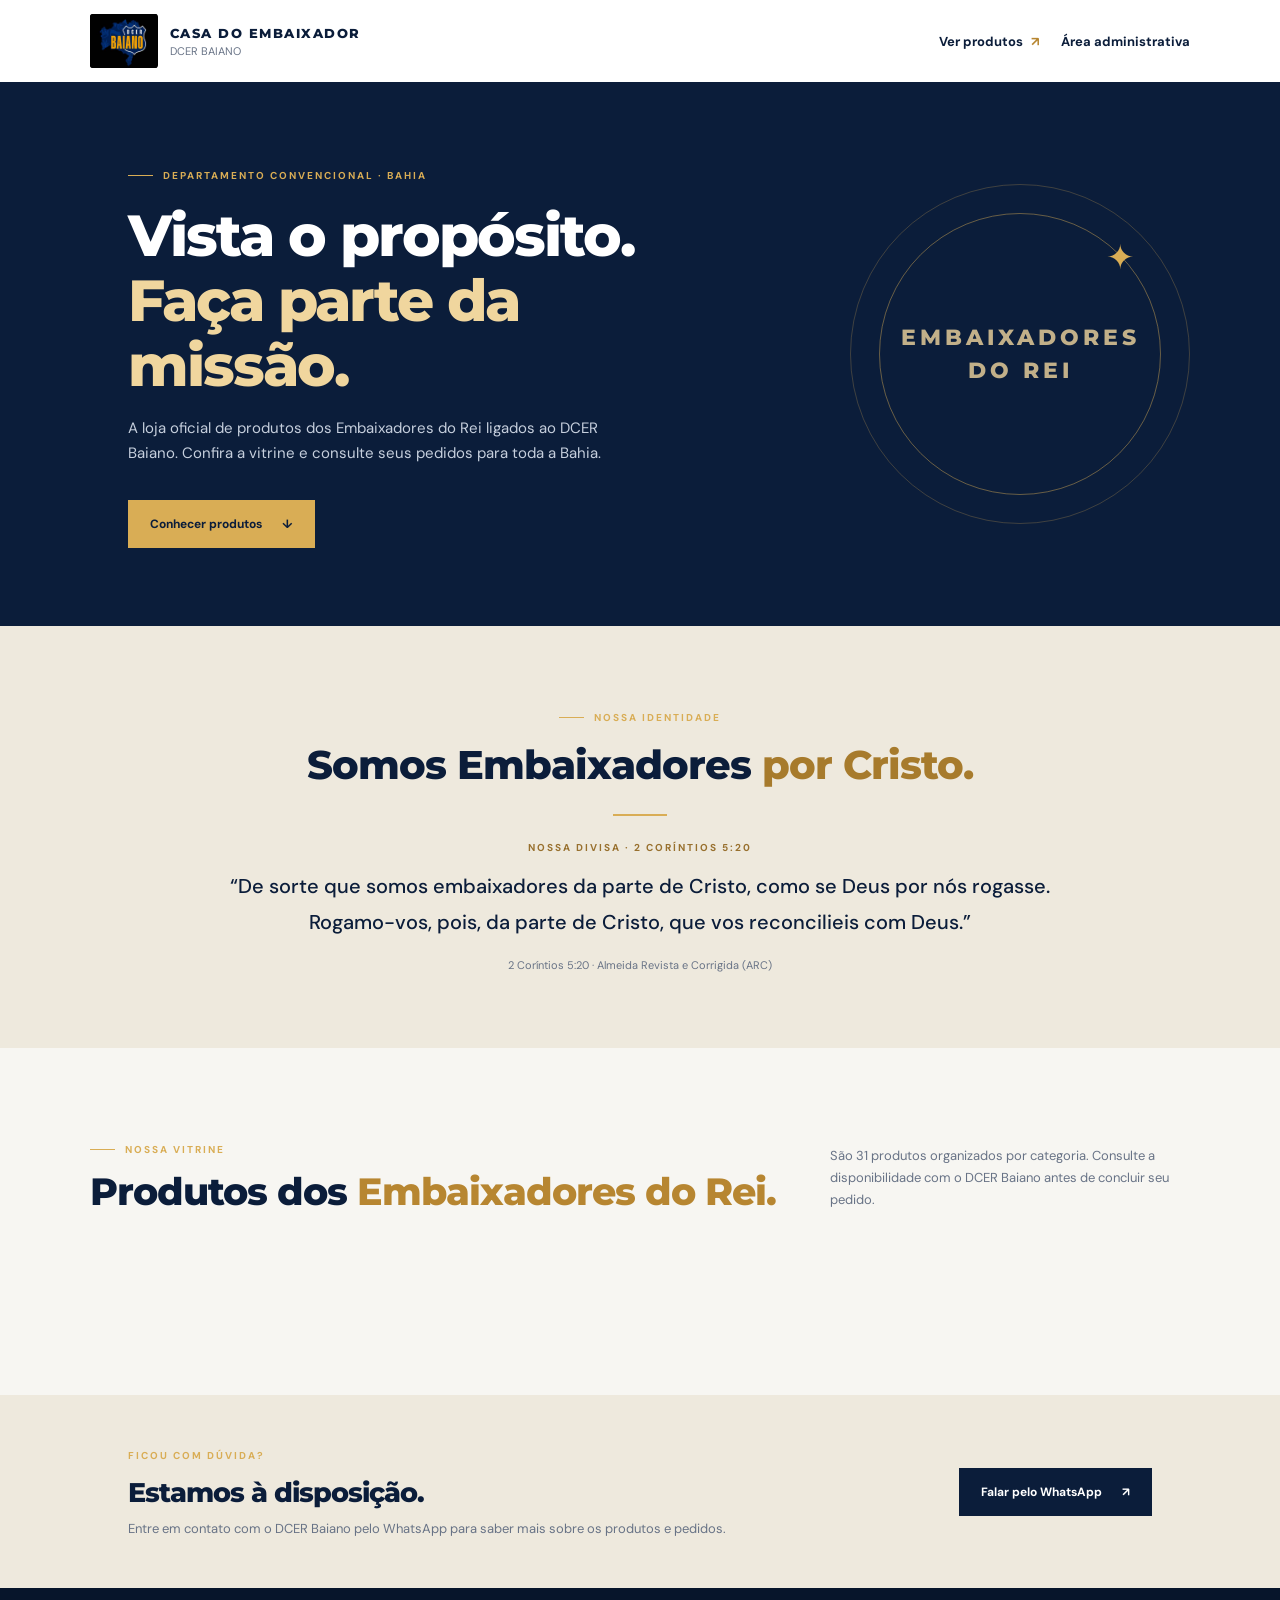
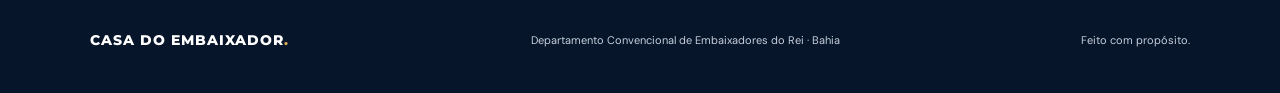
<file: index.html>
<!DOCTYPE html>
<html lang="pt-BR">
<head>
  <meta charset="UTF-8">
  <meta name="viewport" content="width=device-width, initial-scale=1.0">
  <meta name="theme-color" content="#0b1d3a">
  <meta name="description" content="Loja DCER Baiano: conheça a Casa do Embaixador e encontre produtos dos Embaixadores do Rei de toda a Bahia. Consulte preços e disponibilidade pelo WhatsApp.">
  <meta name="robots" content="index, follow">
  <link rel="canonical" href="https://loja-dcer-baiano.vercel.app/">
  <link rel="icon" href="assets/img/logo-dcer-baiano.jpg" type="image/jpeg">
  <meta property="og:type" content="website">
  <meta property="og:locale" content="pt_BR">
  <meta property="og:site_name" content="Loja DCER Baiano">
  <meta property="og:title" content="Loja DCER Baiano | Casa do Embaixador">
  <meta property="og:description" content="Produtos dos Embaixadores do Rei de toda a Bahia. Consulte preços e disponibilidade.">
  <meta property="og:url" content="https://loja-dcer-baiano.vercel.app/">
  <meta property="og:image" content="https://loja-dcer-baiano.vercel.app/assets/img/logo-dcer-baiano.jpg">
  <meta name="twitter:card" content="summary">
  <title>Loja DCER Baiano | Casa do Embaixador</title>
  <link rel="preconnect" href="https://fonts.googleapis.com">
  <link rel="preconnect" href="https://fonts.gstatic.com" crossorigin>
  <link href="https://fonts.googleapis.com/css2?family=DM+Sans:wght@400;500;600;700&family=Montserrat:wght@600;700;800&display=swap" rel="stylesheet">
  <link rel="stylesheet" href="css/style.css">
  <script type="module" src="js/script.js"></script>
</head>
<body>
  <header class="site-header">
    <a class="brand" href="#inicio" aria-label="Casa do Embaixador - início">
      <img class="brand-logo" src="assets/img/logo-dcer-baiano.jpg" alt="Logo oficial do DCER Baiano">
      <span class="brand-copy"><strong>CASA DO EMBAIXADOR</strong><small>DCER BAIANO</small></span>
    </a>
    <nav class="header-nav"><a class="header-link" href="#produtos">Ver produtos <span aria-hidden="true">↗</span></a><a class="header-link" href="admin.html">Área administrativa</a></nav>
  </header>

  <main>
    <section class="hero" id="inicio">
      <div class="hero-content">
        <span class="eyebrow"><span class="eyebrow-line"></span> DEPARTAMENTO CONVENCIONAL · BAHIA</span>
        <h1>Vista o propósito.<br><span>Faça parte da missão.</span></h1>
        <p>A loja oficial de produtos dos Embaixadores do Rei ligados ao DCER Baiano. Confira a vitrine e consulte seus pedidos para toda a Bahia.</p>
        <a class="primary-button" href="#produtos">Conhecer produtos <span aria-hidden="true">↓</span></a>
      </div>
      <div class="hero-decoration" aria-hidden="true">
        <div class="decoration-ring"></div>
        <span class="decoration-text">EMBAIXADORES<br>DO REI</span>
        <span class="decoration-star">✦</span>
      </div>
    </section>

    <section class="mission-section" id="tema">
      <div class="mission-inner">
        <span class="eyebrow"><span class="eyebrow-line"></span> NOSSA IDENTIDADE</span>
        <h2>Somos Embaixadores <span>por Cristo.</span></h2>
        <div class="mission-divider" aria-hidden="true"></div>
        <p class="mission-label">NOSSA DIVISA · 2 CORÍNTIOS 5:20</p>
        <blockquote>“De sorte que somos embaixadores da parte de Cristo, como se Deus por nós rogasse. Rogamo-vos, pois, da parte de Cristo, que vos reconcilieis com Deus.”</blockquote>
        <p class="mission-reference">2 Coríntios 5:20 · Almeida Revista e Corrigida (ARC)</p>
      </div>
    </section>

    <section class="products-section" id="produtos">
      <div class="section-heading">
        <div>
          <span class="eyebrow"><span class="eyebrow-line"></span> NOSSA VITRINE</span>
          <h2>Produtos dos <span>Embaixadores do Rei.</span></h2>
        </div>
        <p>São 31 produtos organizados por categoria. Consulte a disponibilidade com o DCER Baiano antes de concluir seu pedido.</p>
      </div>
      <div class="category-filters" id="category-filters" aria-label="Filtrar produtos por categoria"></div>
      <p class="filter-status" id="filter-status" aria-live="polite"></p>
      <div class="product-grid" id="product-grid" aria-live="polite"></div>
    </section>

    <section class="contact-strip">
      <div>
        <span class="eyebrow">FICOU COM DÚVIDA?</span>
        <h2>Estamos à disposição.</h2>
        <p>Entre em contato com o DCER Baiano pelo WhatsApp para saber mais sobre os produtos e pedidos.</p>
      </div>
      <a class="secondary-button" id="general-whatsapp" href="https://wa.me/5571983982533" target="_self">Falar pelo WhatsApp <span aria-hidden="true">↗</span></a>
    </section>
  </main>

  <footer class="site-footer">
    <a class="footer-brand" href="#inicio">CASA DO EMBAIXADOR<span>.</span></a>
    <p>Departamento Convencional de Embaixadores do Rei · Bahia</p>
    <small>Feito com propósito.</small>
  </footer>
</body>
</html>
</file>
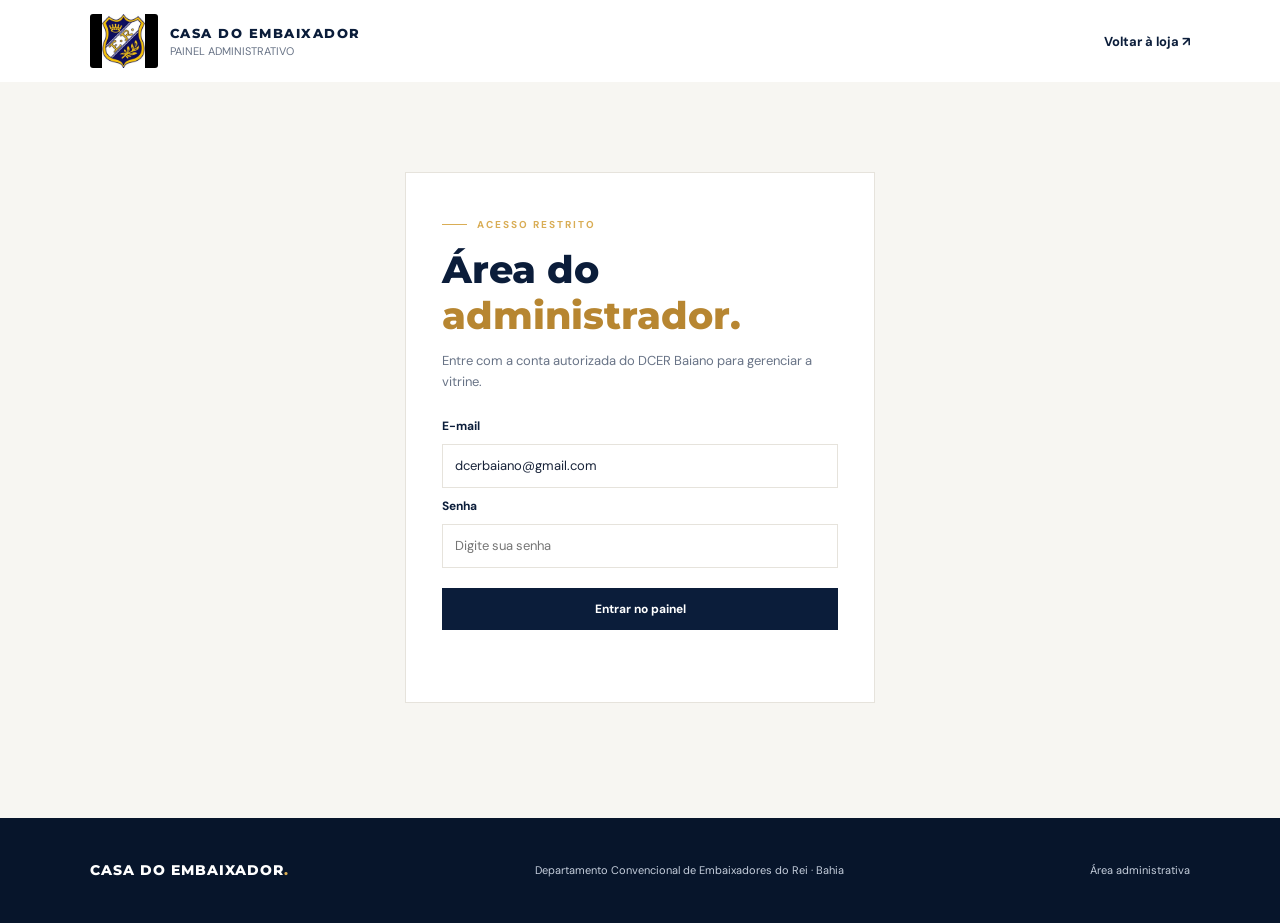
<file: admin.html>
<!DOCTYPE html>
<html lang="pt-BR">
<head>
  <meta charset="UTF-8">
  <meta name="viewport" content="width=device-width, initial-scale=1.0">
  <meta name="theme-color" content="#0b1d3a">
  <meta name="robots" content="noindex, nofollow">
  <link rel="icon" href="assets/img/logo-dcer-baiano.jpg" type="image/jpeg">
  <title>Administração | Loja DCER Baiano</title>
  <link rel="preconnect" href="https://fonts.googleapis.com">
  <link rel="preconnect" href="https://fonts.gstatic.com" crossorigin>
  <link href="https://fonts.googleapis.com/css2?family=DM+Sans:wght@400;500;600;700&family=Montserrat:wght@600;700;800&display=swap" rel="stylesheet">
  <link rel="stylesheet" href="css/style.css">
  <script type="module" src="js/admin.js"></script>
</head>
<body class="admin-page">
  <header class="site-header">
    <a class="brand" href="index.html">
      <img class="brand-logo" src="assets/img/logo-dcer.webp" alt="Emblema dos Embaixadores do Rei">
      <span class="brand-copy"><strong>CASA DO EMBAIXADOR</strong><small>PAINEL ADMINISTRATIVO</small></span>
    </a>
    <a class="header-link" href="index.html">Voltar à loja ↗</a>
  </header>
  <main class="admin-main">
    <section class="login-panel" id="login-panel">
      <span class="eyebrow"><span class="eyebrow-line"></span> ACESSO RESTRITO</span>
      <h1>Área do <span>administrador.</span></h1>
      <p>Entre com a conta autorizada do DCER Baiano para gerenciar a vitrine.</p>
      <form id="login-form" class="admin-form login-form">
        <label for="login-email">E-mail</label>
        <input id="login-email" type="email" autocomplete="username" value="dcerbaiano@gmail.com" required>
        <label for="login-password">Senha</label>
        <input id="login-password" type="password" autocomplete="current-password" placeholder="Digite sua senha" required>
        <button class="admin-submit" type="submit">Entrar no painel</button>
        <p class="admin-message" id="login-message" role="status"></p>
      </form>
    </section>

    <section id="dashboard" hidden>
      <div class="admin-heading">
        <div>
          <span class="eyebrow"><span class="eyebrow-line"></span> GERENCIAMENTO DA VITRINE</span>
          <h1>Painel <span>administrativo.</span></h1>
          <p>Conectado como <strong id="admin-email"></strong></p>
        </div>
        <button class="admin-small-button" id="logout-button" type="button">Sair</button>
      </div>

      <section class="admin-editor">
        <h2 id="editor-title">Cadastrar produto</h2>
        <form id="product-form" class="admin-form">
          <div class="admin-fields">
            <div class="field-full">
              <label for="product-name">Nome do produto</label>
              <input id="product-name" type="text" maxlength="120" required>
            </div>
            <div>
              <label for="product-category">Categoria</label>
              <input id="product-category" type="text" list="category-options" maxlength="80" placeholder="Ex.: Manuais" required>
              <datalist id="category-options">
                <option value="Manuais"></option>
                <option value="Revistas e livros"></option>
                <option value="Bíblias"></option>
                <option value="Bandeiras"></option>
                <option value="Brindes, vestuário e acessórios"></option>
              </datalist>
            </div>
            <div>
              <label for="product-price">Preço</label>
              <input id="product-price" type="text" maxlength="50" placeholder="Ex.: R$ 25,00" required>
            </div>
            <div>
              <label for="product-stock">Quantidade disponível</label>
              <input id="product-stock" type="number" min="0" step="1" value="0" required>
            </div>
            <div class="field-full">
              <label for="product-description">Descrição (opcional)</label>
              <textarea id="product-description" rows="3" maxlength="500" placeholder="Informações adicionais sobre o produto"></textarea>
            </div>
            <div class="field-full">
              <label for="product-image">Fotos do produto (até 5 fotos · JPG, PNG ou WebP · até 5 MB cada)</label>
              <input id="product-image" type="file" accept="image/jpeg,image/png,image/webp" multiple>
              <small class="image-help">Na edição, se selecionar novas fotos, elas substituirão as fotos atuais. Se não selecionar nenhuma, as fotos existentes serão mantidas.</small>
              <div id="image-previews" class="image-previews" aria-live="polite"></div>
            </div>
            <label class="availability-toggle"><input id="product-available" type="checkbox" checked> Produto disponível na vitrine</label>
          </div>
          <div class="admin-form-actions">
            <button class="admin-submit" id="save-product" type="submit">Salvar produto</button>
            <button class="admin-cancel" id="cancel-edit" type="button">Limpar formulário</button>
          </div>
        </form>
        <p class="admin-message" id="admin-message" role="status"></p>
      </section>

      <section class="admin-list-section">
        <h2>Produtos cadastrados</h2>
        <div id="admin-category-filters" class="category-filters" aria-label="Filtrar produtos por categoria"></div>
        <p id="admin-filter-status" class="filter-status" role="status"></p>
        <div id="admin-products" class="admin-products"></div>
      </section>
    </section>
  </main>
  <footer class="site-footer">
    <a class="footer-brand" href="index.html">CASA DO EMBAIXADOR<span>.</span></a>
    <p>Departamento Convencional de Embaixadores do Rei · Bahia</p>
    <small>Área administrativa</small>
  </footer>
</body>
</html>
</file>
<file: css/style.css>
:root {
  --navy: #0b1d3a;
  --navy-light: #142d52;
  --gold: #d9ad55;
  --gold-light: #f0d69e;
  --paper: #f7f6f2;
  --white: #ffffff;
  --ink: #172238;
  --muted: #687386;
  --border: #e6e3dc;
  --font-body: "DM Sans", sans-serif;
  --font-display: "Montserrat", sans-serif;
}

* { box-sizing: border-box; }
html { scroll-behavior: smooth; }
body { margin: 0; background: var(--paper); color: var(--ink); font-family: var(--font-body); }
a { color: inherit; text-decoration: none; }
.site-header { min-height: 82px; padding: 0 7%; display: flex; align-items: center; justify-content: space-between; background: var(--white); }
.brand { display: flex; align-items: center; gap: 12px; }
.brand-logo { width: 68px; height: 54px; object-fit: contain; flex: 0 0 auto; background: #000; border-radius: 3px; }
.brand-copy { display: grid; gap: 3px; }
.brand-copy strong { color: var(--navy); font: 800 13px var(--font-display); letter-spacing: 1.5px; }
.brand-copy small { color: var(--muted); font-size: 11px; }
.header-nav { display: flex; align-items: center; gap: 22px; }
.header-link { color: var(--navy); font-size: 13px; font-weight: 700; }
.header-link span { color: #b78631; margin-left: 5px; }
.hero { min-height: 470px; padding: 78px 10%; position: relative; overflow: hidden; display: flex; align-items: center; background: var(--navy); color: var(--white); }
.hero-content { position: relative; z-index: 1; width: 58%; max-width: 650px; }
.eyebrow { display: inline-flex; align-items: center; gap: 10px; color: var(--gold); font-size: 10px; font-weight: 700; letter-spacing: 2px; }
.eyebrow-line { width: 25px; height: 1px; background: var(--gold); }
.hero h1 { margin: 22px 0 17px; font: 800 clamp(36px, 5vw, 58px)/1.12 var(--font-display); letter-spacing: -2px; }
.hero h1 span { color: var(--gold-light); }
.hero-content > p { max-width: 490px; color: #c6cfdd; font-size: 15px; line-height: 1.7; }
.primary-button, .secondary-button { min-height: 48px; padding: 0 22px; display: inline-flex; align-items: center; justify-content: center; gap: 20px; font-size: 12px; font-weight: 700; transition: transform .2s, background .2s; }
.primary-button { margin-top: 18px; background: var(--gold); color: var(--navy); }
.primary-button:hover, .secondary-button:hover { transform: translateY(-2px); }
.hero-decoration { position: absolute; width: clamp(260px, 29vw, 340px); height: clamp(260px, 29vw, 340px); right: 7%; top: 50%; transform: translateY(-50%); display: grid; place-items: center; border: 1px solid rgba(217,173,85,.25); border-radius: 50%; pointer-events: none; }
.decoration-ring { position: absolute; inset: 28px; border: 1px solid rgba(217,173,85,.45); border-radius: 50%; }
.decoration-text { color: rgba(240,214,158,.8); text-align: center; font: 800 clamp(16px, 2vw, 22px)/1.5 var(--font-display); letter-spacing: 4px; }
.decoration-star { position: absolute; right: 55px; top: 50px; color: var(--gold); font-size: 34px; }
.mission-section { padding: 76px 7%; background: #eee9dd; text-align: center; }
.mission-inner { max-width: 820px; margin: 0 auto; }
.mission-section h2 { margin: 17px 0 0; color: var(--navy); font: 800 clamp(27px, 4vw, 40px)/1.2 var(--font-display); letter-spacing: -1px; }
.mission-section h2 span { color: #a77b2c; }
.mission-divider { width: 54px; height: 2px; margin: 25px auto; background: var(--gold); }
.mission-label { margin: 0 0 14px; color: #98702e; font-size: 10px; font-weight: 700; letter-spacing: 2px; }
.mission-section blockquote { margin: 0; color: var(--navy); font: 500 clamp(16px, 2vw, 20px)/1.8 var(--font-body); }
.mission-reference { margin: 18px 0 0; color: var(--muted); font-size: 11px; }
.products-section { max-width: 1280px; margin: auto; padding: 86px 7% 100px; }
.section-heading { display: flex; justify-content: space-between; align-items: end; gap: 35px; margin-bottom: 35px; }
.section-heading h2, .contact-strip h2 { margin: 13px 0 0; color: var(--navy); font: 800 clamp(27px, 3.5vw, 38px)/1.2 var(--font-display); letter-spacing: -1px; }
.section-heading h2 span { color: #b78631; }
.section-heading > p { max-width: 360px; margin: 0 0 3px; color: var(--muted); font-size: 13px; line-height: 1.7; }
.category-filters { display: flex; flex-wrap: wrap; gap: 9px; margin: 0 0 12px; }
.category-filter { min-height: 38px; padding: 0 15px; border: 1px solid var(--border); background: var(--white); color: var(--navy); font: 700 11px var(--font-body); cursor: pointer; transition: background .2s, color .2s, border-color .2s; }
.category-filter:hover, .category-filter.is-active { border-color: var(--navy); background: var(--navy); color: var(--white); }
.category-filter:focus-visible { outline: 2px solid var(--gold); outline-offset: 3px; }
.filter-status { min-height: 16px; margin: 0 0 18px; color: var(--muted); font-size: 11px; }
.product-grid { display: grid; grid-template-columns: repeat(3, minmax(0, 1fr)); gap: 18px; }
.product-card { min-width: 0; overflow: hidden; display: flex; background: var(--white); border: 1px solid var(--border); transition: transform .2s, box-shadow .2s; }
.product-card:hover { transform: translateY(-3px); box-shadow: 0 10px 25px rgba(11,29,58,.08); }
.product-info { width: 100%; min-height: 205px; padding: 19px; display: flex; flex-direction: column; align-items: flex-start; }
.product-category { margin-bottom: 12px; padding: 5px 8px; background: #f5eddd; color: #8d6728; font-size: 9px; font-weight: 700; letter-spacing: .6px; text-transform: uppercase; }
.product-info h3 { margin: 0 0 9px; color: var(--navy); font: 700 15px/1.45 var(--font-display); }
.product-price { margin: 0 0 5px; color: #9a702b; font-size: 16px; font-weight: 700; }
.product-stock { margin: 0 0 15px; color: var(--muted); font-size: 11px; }
.product-button { width: 100%; min-height: 42px; margin-top: auto; display: flex; align-items: center; justify-content: center; gap: 8px; background: var(--navy); color: var(--white); font-size: 11px; font-weight: 700; text-align: center; }
.product-button:hover { background: var(--navy-light); }
.contact-strip { padding: 48px 10%; display: flex; justify-content: space-between; align-items: center; gap: 25px; background: #eee9dd; }
.contact-strip h2 { font-size: 27px; }
.contact-strip p { margin: 9px 0 0; color: var(--muted); font-size: 13px; line-height: 1.6; }
.secondary-button { flex-shrink: 0; background: var(--navy); color: var(--white); }
.site-footer { min-height: 105px; padding: 25px 7%; display: flex; align-items: center; justify-content: space-between; gap: 15px; background: #07152b; color: #c6cfdd; }
.footer-brand { color: var(--white); font: 800 14px var(--font-display); letter-spacing: 1px; }
.footer-brand span { color: var(--gold); }
.site-footer p, .site-footer small { margin: 0; font-size: 11px; }

@media (min-width: 761px) and (max-width: 1000px) {
  .hero-content { width: 62%; }
  .hero-decoration { width: 250px; height: 250px; right: 4%; opacity: .35; }
  .decoration-text { font-size: 15px; letter-spacing: 3px; }
  .product-grid { grid-template-columns: repeat(2, minmax(0, 1fr)); }
}
@media (max-width: 760px) {
  .header-nav { gap: 12px; }
  .header-nav .header-link { font-size: 10px; }
  .site-header { min-height: 72px; padding: 0 5%; }
  .brand-logo { width: 60px; height: 48px; }
  .brand-copy small { font-size: 10px; }
  .hero { min-height: 440px; padding: 65px 7%; }
  .hero-content { width: 100%; max-width: 100%; }
  .hero-decoration { width: 210px; height: 210px; right: -105px; top: 78%; opacity: .22; }
  .decoration-ring { inset: 17px; }
  .decoration-text { display: none; }
  .decoration-star { right: 35px; top: 30px; font-size: 24px; }
  .hero h1 { letter-spacing: -1.5px; }
  .mission-section { padding: 60px 7%; }
  .mission-section blockquote { font-size: 16px; }
  .products-section { padding: 65px 6% 70px; }
  .section-heading { display: block; }
  .section-heading > p { margin-top: 15px; }
  .product-grid { grid-template-columns: repeat(2, minmax(0, 1fr)); gap: 12px; }
  .product-info { min-height: 220px; padding: 13px; }
  .product-info h3 { font-size: 12px; }
  .product-price { font-size: 14px; }
  .product-button { min-height: 42px; padding: 5px; font-size: 10px; }
  .product-category { font-size: 8px; }
  .contact-strip { padding: 38px 7%; align-items: flex-start; flex-direction: column; }
  .site-footer { padding: 25px 6%; flex-wrap: wrap; }
  .site-footer p { order: 3; width: 100%; }
}
@media (max-width: 390px) {
  .header-link { font-size: 11px; }
  .brand-copy strong { font-size: 11px; }
  .brand-copy small { font-size: 9px; }
  .product-grid { grid-template-columns: 1fr; }
  .product-info { min-height: 195px; }
}


/* Imagens da vitrine */
.product-image { width: 100%; height: 190px; padding: 10px; object-fit: contain; background: #eee9dd; }
.product-description { margin: 0 0 12px; color: var(--muted); font-size: 12px; line-height: 1.55; display: -webkit-box; -webkit-box-orient: vertical; -webkit-line-clamp: 3; overflow: hidden; }
.product-description[hidden] { display: none; }
.product-stock { margin: 0 0 15px; color: var(--muted); font-size: 11px; font-weight: 600; }
.product-card { flex-direction: column; }
.product-info { flex: 1; }
.empty-products { grid-column: 1 / -1; color: var(--muted); }

/* Área administrativa */
.admin-page { min-height: 100vh; display: flex; flex-direction: column; }
.admin-main { width: min(100% - 36px, 980px); margin: 0 auto; padding: 55px 0 80px; flex: 1; }
.login-panel { width: min(100%, 470px); margin: 35px auto; padding: 36px; background: var(--white); border: 1px solid var(--border); }
.login-panel h1, .admin-heading h1 { margin: 16px 0 10px; color: var(--navy); font: 800 clamp(27px, 4vw, 38px)/1.2 var(--font-display); }
.login-panel h1 span, .admin-heading h1 span { color: #b78631; }
.login-panel > p, .admin-heading p { color: var(--muted); font-size: 13px; line-height: 1.6; }
.admin-form { display: grid; gap: 10px; }
.login-form { margin-top: 25px; }
.admin-form label { color: var(--navy); font-size: 12px; font-weight: 700; }
.admin-form input:not([type="checkbox"]):not([type="file"]), .admin-form textarea { width: 100%; min-height: 44px; padding: 11px 12px; border: 1px solid var(--border); border-radius: 0; background: #fff; color: var(--ink); font: 13px var(--font-body); }
.admin-form textarea { resize: vertical; }
.admin-form input:focus, .admin-form textarea:focus { outline: 2px solid var(--gold); outline-offset: 1px; }
.admin-submit, .admin-cancel, .admin-small-button { min-height: 42px; padding: 0 16px; border: 0; cursor: pointer; font: 700 12px var(--font-body); }
.admin-submit { background: var(--navy); color: #fff; }
.admin-submit:disabled { opacity: .6; cursor: wait; }
.login-form .admin-submit { margin-top: 10px; }
.admin-cancel, .admin-small-button { background: #eee9dd; color: var(--navy); }
.admin-small-button.danger { background: #f8e8e5; color: #9b3024; }
.admin-message { min-height: 18px; margin: 8px 0 0; color: #287348; font-size: 12px; }
.admin-message.is-error { color: #b42318; }
.admin-heading { display: flex; align-items: center; justify-content: space-between; gap: 20px; margin-bottom: 28px; }
.admin-heading p { margin: 0; }
.admin-editor, .admin-list-section { margin-top: 22px; padding: 26px; background: #fff; border: 1px solid var(--border); }
.admin-editor h2, .admin-list-section h2 { margin: 0 0 20px; color: var(--navy); font: 700 20px var(--font-display); }
.admin-fields { display: grid; grid-template-columns: repeat(2, minmax(0, 1fr)); gap: 15px; }
.field-full { grid-column: 1 / -1; }
.admin-form input[type="file"] { display: block; width: 100%; margin-top: 8px; color: var(--muted); font-size: 12px; }
.image-preview { display: block; width: min(100%, 220px); max-height: 180px; margin-top: 12px; object-fit: contain; background: #f5f3ed; }
.availability-toggle { display: flex; align-items: center; gap: 9px; }
.availability-toggle input { accent-color: var(--navy); }
.admin-form-actions { display: flex; flex-wrap: wrap; gap: 10px; margin-top: 8px; }
.admin-products { display: grid; gap: 10px; }
.admin-product { display: flex; align-items: center; gap: 14px; padding: 12px; border: 1px solid var(--border); }
.admin-product > img { width: 58px; height: 58px; padding: 3px; object-fit: contain; background: #eee9dd; }
.admin-product-details { display: grid; flex: 1; gap: 5px; min-width: 0; }
.admin-product-details strong { color: var(--navy); font-size: 13px; }
.admin-product-details span { color: var(--muted); font-size: 11px; }
.admin-product-actions { display: flex; gap: 7px; }
@media (max-width: 600px) {
  .admin-main { width: min(100% - 24px, 980px); padding-top: 30px; }
  .login-panel, .admin-editor, .admin-list-section { padding: 20px; }
  .admin-fields { grid-template-columns: 1fr; }
  .field-full { grid-column: auto; }
  .admin-heading { align-items: flex-start; }
  .admin-product { align-items: flex-start; flex-wrap: wrap; }
  .admin-product-details { flex-basis: calc(100% - 75px); }
  .admin-product-actions { width: 100%; padding-left: 72px; }
}

/* Corrige o atributo hidden da prévia da imagem */
.image-preview[hidden] { display: none; }


/* Galeria de fotos dos produtos */
.product-gallery { width: 100%; background: #eee9dd; }
.product-gallery .product-image { display: block; }
.product-thumbnails { display: flex; gap: 7px; padding: 0 10px 10px; overflow-x: auto; }
.product-thumbnail { width: 48px; height: 48px; flex: 0 0 48px; padding: 2px; border: 1px solid var(--border); background: #fff; cursor: pointer; }
.product-thumbnail.is-active { border: 2px solid var(--gold); }
.product-thumbnail img { width: 100%; height: 100%; object-fit: contain; }
.image-help { display: block; margin-top: 7px; color: var(--muted); font-size: 11px; line-height: 1.5; }
.image-previews { display: flex; flex-wrap: wrap; gap: 9px; margin-top: 12px; }
.image-previews img { width: 86px; height: 86px; padding: 4px; object-fit: contain; background: #f5f3ed; border: 1px solid var(--border); }
</file>
